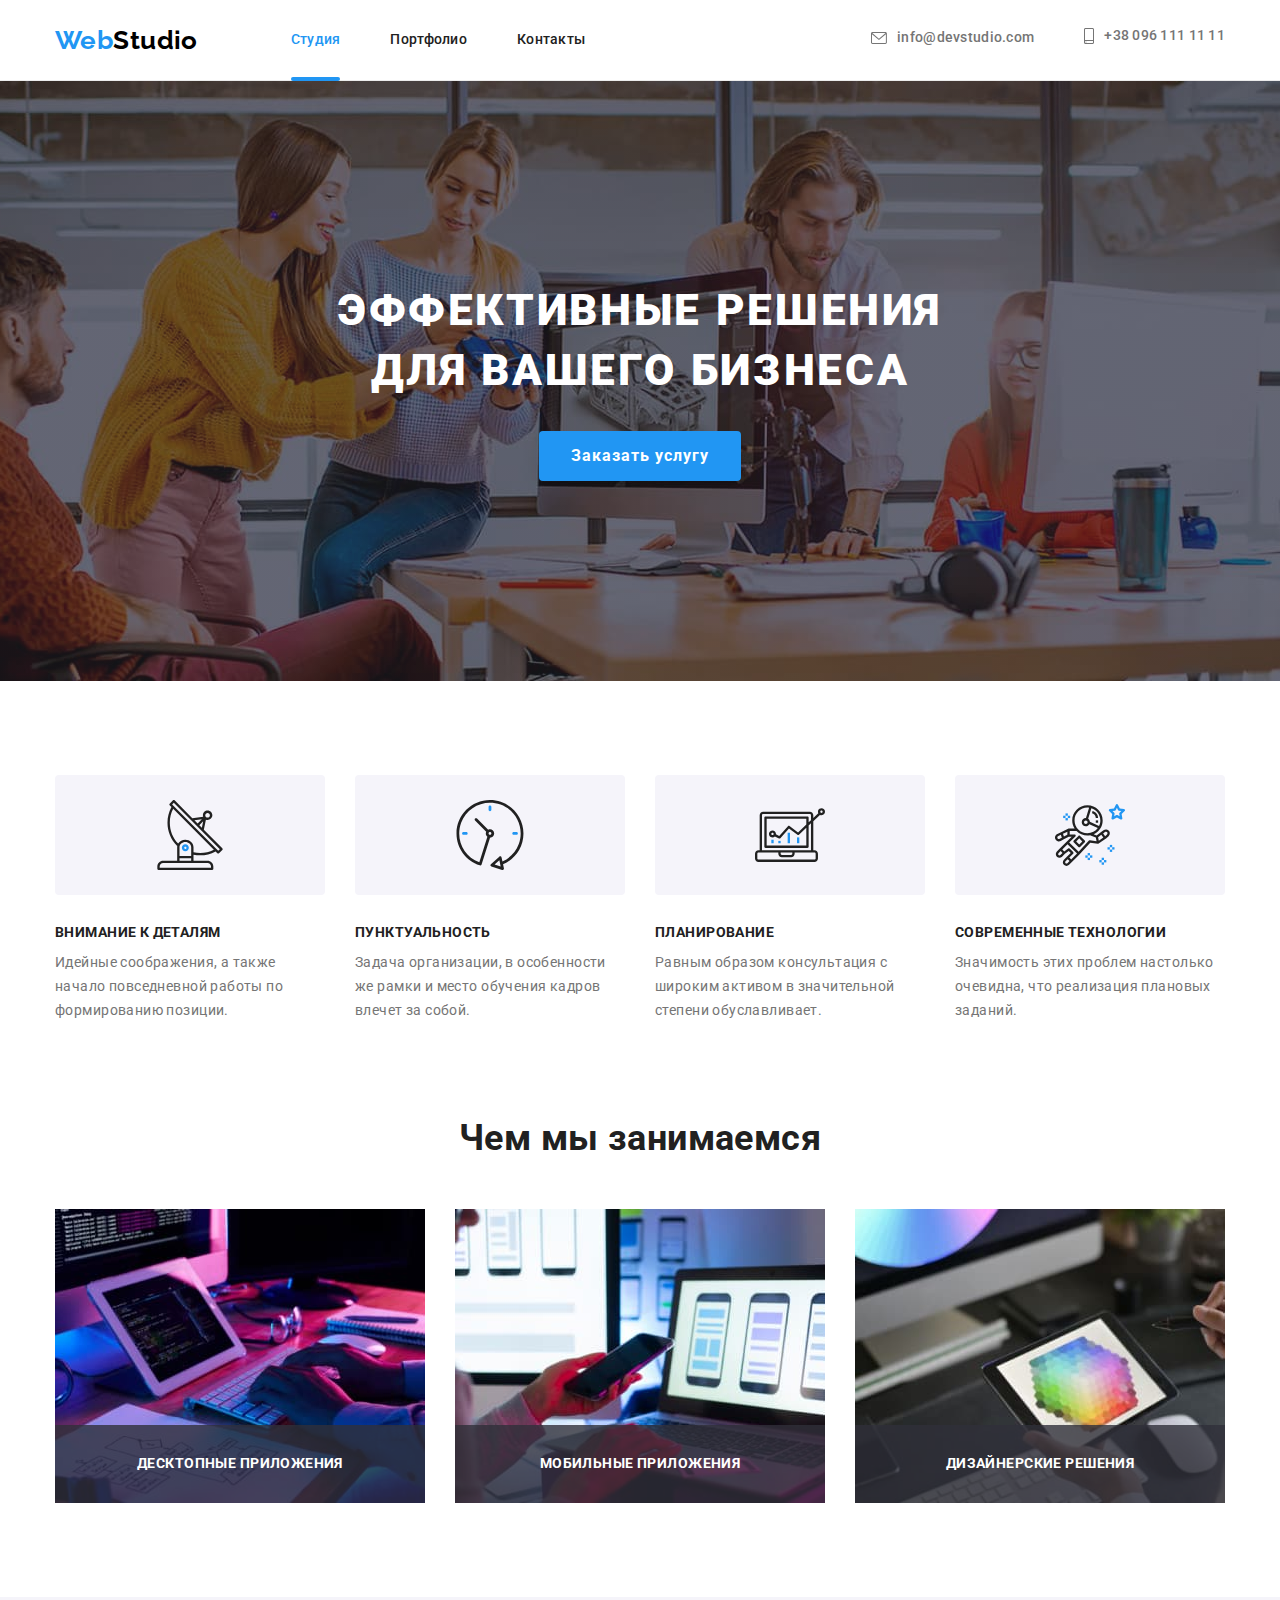
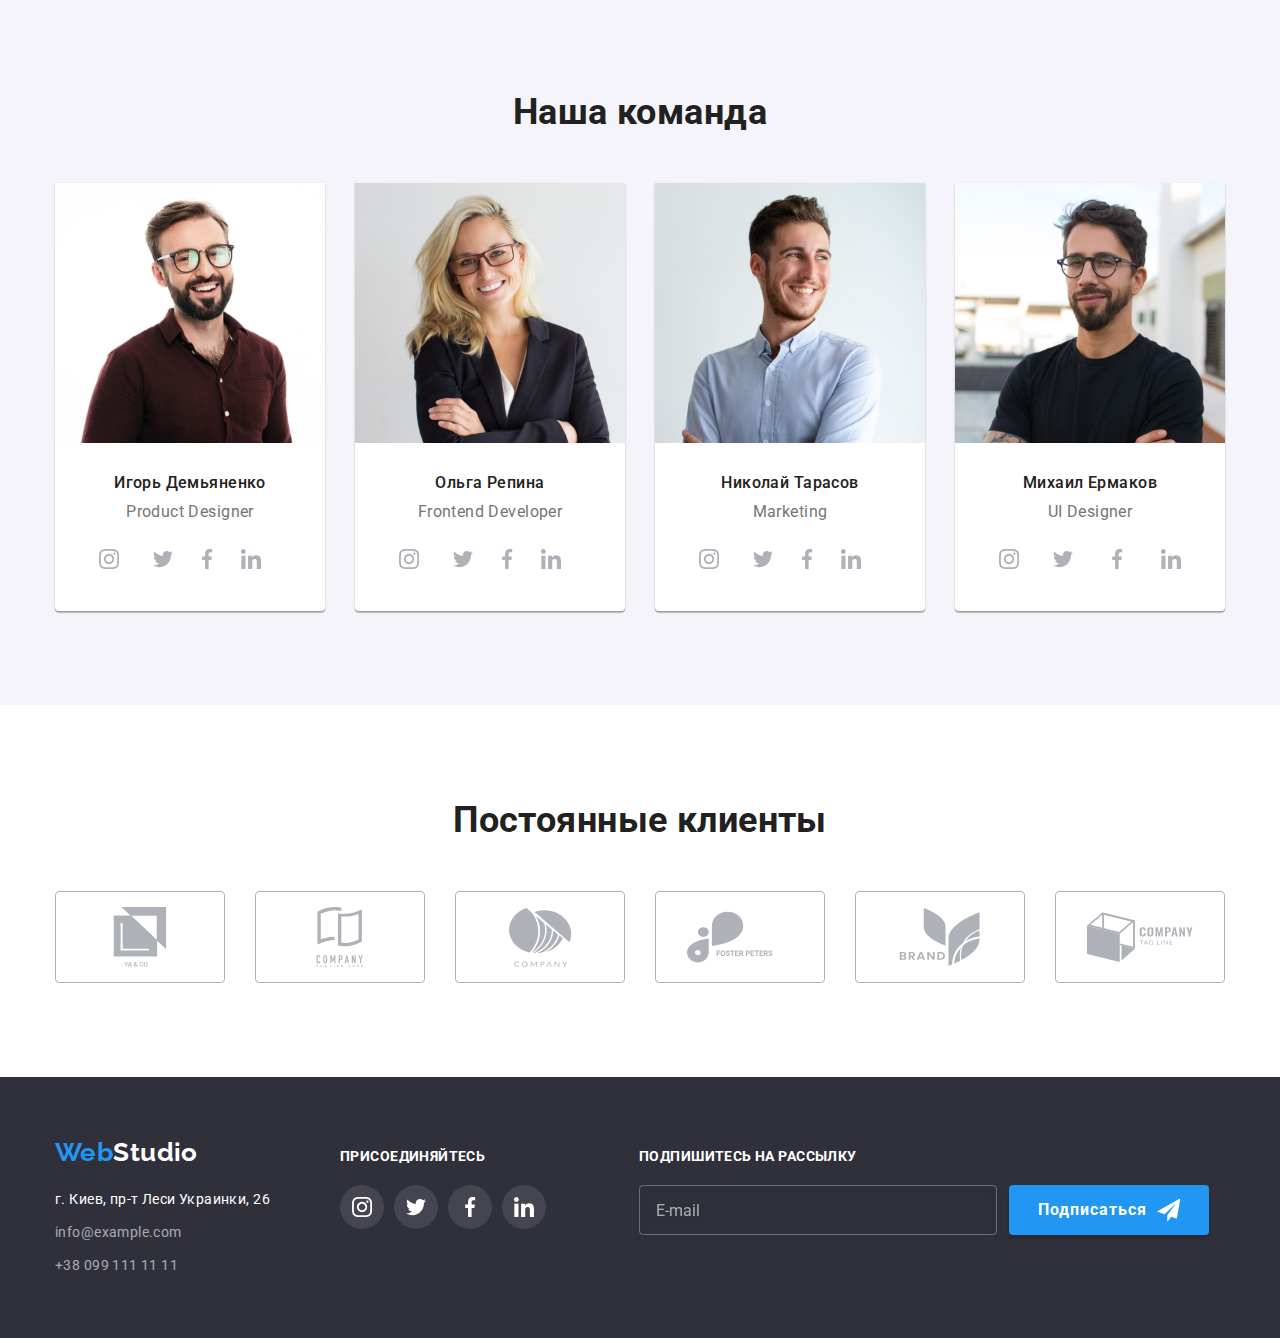
<file: index.html>
<!DOCTYPE html>
<html lang="ru">

<head>
    <meta charset="UTF-8">
    <meta http-equiv="X-UA-Compatible" content="IE=edge">
    <meta name="viewport" content="width=device-width, initial-scale=1.0">
    <title lang="en">WebStudio</title>
    <link rel="preconnect" href="https://fonts.gstatic.com">
    <link
        href="https://fonts.googleapis.com/css2?family=Raleway:wght@700&family=Roboto:wght@400;500;700;900&display=swap"
        rel="stylesheet">
    <!-- <link rel="stylesheet" href="./css/modern-normalize.css"> -->
    <link rel="stylesheet" href="./css/main.min.css">
</head>

<body>
    <!--Шапка-->
    <header class="page-header">
        <div class="container">
            <div class="container-nav">
                <nav class="main-nav">
                    
                        <a href="./index.html" class="logo" lang="en">Web<span class="logo__text">Studio</span></a>
                    
                    <ul class="site-nav list main-nav__site-nav">
                        <li class="site-nav__item"><a href="./index.html" class="site-nav__link site-nav__link--current">Студия</a></li>
                        <li class="site-nav__item"><a href="./portfolio.html" class="site-nav__link">Портфолио</a></li>
                        <li class="site-nav__item"><a href="" class="site-nav__link">Контакты</a></li>
                    </ul>
                </nav>
                <ul class="auth-nav list">
                    <li class="auth-nav__item">
                    <a href="mailto:info@devstudio.com" class="auth-nav__link">
                        <svg class="auth-nav__icon" width="16px" height="12px">
                        <use href="./images/icons.svg#envelope">
                        </use>
                    </svg>info@devstudio.com</a></li>
                    <li class="auth-nav__item"><a href="tel:+380961111111" class="auth-nav__link">
                        <svg class="auth-nav__icon" width="10px" height="16px">
                        <use href="./images/icons.svg#smartphone">
                        </use>
                    </svg>+38 096 111 11 11</a></li>
                </ul>
            </div>
        </div>
    </header>
    <main>
        <div>
            <!--Герой-->
            <section class="hero">
                <h1 class="hero__title">Эффективные решения для вашего бизнеса</h1>
                <button data-modal-open type="button" class="button-primary">Заказать услугу</button>
            </section>
        </div>
        <!--Особенности-->
        <div class="feature feature__container">
        <section class="section">
            <div class="container">
            <h2 class="visually-hidden">Особенности</h2>
                <ul class="feature-list">
                    <li class="feature-list__item">
                        <div  class="feature-list__icon">
                        <svg width="70px" height="70px"><use href="./images/icons.svg#antenna"></use></svg></div>
                        <h3 class="feature-list__title">Внимание к деталям</h3>
                        <p>Идейные соображения, а также начало повседневной работы по формированию позиции.</p>
                    </li>
                    <li class="feature-list__item">
                        <div class="feature-list__icon">
                            <svg width="70px" height="70px">
                                <use href="./images/icons.svg#clock"></use>
                            </svg>
                        </div>
                        <h3 class="feature-list__title">Пунктуальность</h3>
                        <p>Задача организации, в особенности же рамки и место обучения кадров влечет за собой.</p>
                    </li>
                    <li class="feature-list__item">
                        <div class="feature-list__icon">
                            <svg width="70px" height="70px">
                                <use href="./images/icons.svg#diagram"></use>
                            </svg>
                        </div>
                        <h3 class="feature-list__title">Планирование</h3>
                        <p>Равным образом консультация с широким активом в значительной степени обуславливает.</p>
                    </li>
                    <li class="feature-list__item">
                        <div class="feature-list__icon">
                            <svg width="70px" height="70px">
                                <use href="./images/icons.svg#astronaut"></use>
                            </svg>
                        </div>
                        <h3 class="feature-list__title">Современные технологии</h3>
                        <p>Значимость этих проблем настолько очевидна, что реализация плановых заданий.</p>
                    </li>
                </ul>
            </div>
        </section>
        </div>
        <!--Чем занимаемся-->
        <section class="section">
            <div class="work work__container">
                <div class="container">
                    <h2 class="container__title">Чем мы занимаемся</h2>
                    <ul class="work-list">
                        <li class="work-list__item"><img src="./images/box1.jpg" alt="картинка1" width="370" height="294">
                            <p class="work-list__text">Десктопные приложения</p>
                        </li>
                        <li class="work-list__item"><img src="./images/box2.jpg" alt="картинка2" width="370" height="294">
                            <p class="work-list__text">Мобильные приложения</p>
                        </li>
                        <li class="work-list__item"><img src="./images/box3.jpg" alt="картинка3" width="370" height="294">
                            <p class="work-list__text">Дизайнерские решения</p>
                        </li>
                    </ul>
                </div>
            </div>
        </section>
        <!--Наша команда-->
        <section class="section  workers workers__list">
            <div class="container">
            <h2 class="container__title">Наша команда</h2>
            <ul class="worker">
                <li class="worker__item">
                    <img src="./images/img1.jpg" alt="Игорь Демьяненко" width="270" height="260">
                    <div class="worker-card worker-card__thumb">
                    <h3 class="worker-card__title">Игорь Демьяненко</h3>
                    <p lang="en" class="worker-card__profession">Product Designer</p>
                    <div>
                        <ul class="social-list">
                        <li class="social-list__item">
                            <a class="social-list__link" href=""><svg class="social-list__icon" width="20" height="20">
                                <use href="./images/icons.svg#instagram"></use></svg></a></li>
                        <li class="social-icon-list">
                            <a class="social-list__link" href=""><svg class="social-list__icon" width="20" height="20">
                                <use href="./images/icons.svg#twitter"></use>
                        </svg></a></li>
                        <li class="social-icon-list">
                            <a class="social-list__link" href=""><svg class="social-list__icon" width="20" height="20">
                                    <use href="./images/icons.svg#facebook"></use>
                                </svg></a>
                        </li>
                        <li class="social-icon-list">
                            <a class="social-list__link" href=""><svg class="social-list__icon" width="20" height="20">
                                    <use href="./images/icons.svg#linkedin"></use>
                                </svg></a>
                        </li>
                        </ul>
                    </div>
                    </div>
                </li>
                <li  class="worker__item">
                    <img src="./images/img2.jpg" alt="Ольга Репина" width="270" height="260">
                    <div class="worker-card worker-card__thumb">
                    <h3 class="worker-card__title">Ольга Репина</h3>
                    <p lang="en" class="worker-card__profession">Frontend Developer</p>
                    <div>
                        <ul class="social-list">
                            <li class="social-list__item">
                                <a class="social-list__link" href=""><svg class="social-list__icon" width="20" height="20">
                                        <use href="./images/icons.svg#instagram"></use>
                                    </svg></a>
                            </li>
                            <li class="social-icon-list">
                                <a class="social-list__link" href=""><svg class="social-list__icon" width="20" height="20">
                                        <use href="./images/icons.svg#twitter"></use>
                                    </svg></a>
                            </li>
                            <li class="social-icon-list">
                                <a class="social-list__link" href=""><svg class="social-list__icon" width="20" height="20">
                                        <use href="./images/icons.svg#facebook"></use>
                                    </svg></a>
                            </li>
                            <li class="social-icon-list">
                                <a class="social-list__link" href=""><svg class="social-list__icon" width="20" height="20">
                                        <use href="./images/icons.svg#linkedin"></use>
                                    </svg></a>
                            </li>
                        </ul>
                    </div>
                    </div>
                </li>
                <li  class="worker__item">
                    <img src="./images/img3.jpg" alt="Николай Тарасов" width="270" height="260">
                    <div class="worker-card worker-card__thumb">
                    <h3 class="worker-card__title">Николай Тарасов</h3>
                    <p lang="en" class="worker-card__profession">Marketing</p>
                    <div>
                        <ul class="social-list">
                            <li class="social-list__item">
                                <a class="social-list__link" href=""><svg class="social-list__icon" width="20" height="20">
                                        <use href="./images/icons.svg#instagram"></use>
                                    </svg></a>
                            </li>
                            <li class="social-icon-list">
                                <a class="social-list__link" href=""><svg class="social-list__icon" width="20" height="20">
                                        <use href="./images/icons.svg#twitter"></use>
                                    </svg></a>
                            </li>
                            <li class="social-icon-list">
                                <a class="social-list__link" href=""><svg class="social-list__icon" width="20" height="20">
                                        <use href="./images/icons.svg#facebook"></use>
                                    </svg></a>
                            </li>
                            <li class="social-icon-list">
                                <a class="social-list__link" href=""><svg class="social-list__icon" width="20" height="20">
                                        <use href="./images/icons.svg#linkedin"></use>
                                    </svg></a>
                            </li>
                        </ul>
                    </div>
                    </div>
                </li>
                <li  class="worker__item">
                    <img src="./images/img4.jpg" alt="Михаил Ермаков" width="270" height="260">
                    <div class="worker-card worker-card__thumb">
                    <h3 class="worker-card__title">Михаил Ермаков</h3>
                    <p lang="en" class="worker-card__profession">UI Designer</p>
                    <div>
                        <ul class="social-list">
                            <li class="social-list__item">
                                <a class="social-list__link" href=""><svg class="social-list__icon" width="20" height="20">
                                        <use href="./images/icons.svg#instagram"></use>
                                    </svg></a>
                            </li>
                            <li class="social-list__item">
                                <a class="social-list__link" href=""><svg class="social-list__icon" width="20" height="20">
                                        <use href="./images/icons.svg#twitter"></use>
                                    </svg></a>
                            </li>
                            <li class="social-list__item">
                                <a class="social-list__link" href=""><svg class="social-list__icon" width="20" height="20">
                                        <use href="./images/icons.svg#facebook"></use>
                                    </svg></a>
                            </li>
                            <li class="social-list__item">
                                <a class="social-list__link" href=""><svg class="social-list__icon" width="20" height="20">
                                        <use href="./images/icons.svg#linkedin"></use>
                                    </svg></a>
                            </li>
                        </ul>
                    </div>
                    </div>
                </li>
            </ul>
            </div>
        </section>
        <!--Постоянные клиенты-->
        <section class="section clients clients__list">
            <div class="container">
                <h2 class="container__title">Постоянные клиенты</h2>
                <ul class="client">
                    <li class="client__item">
                        <a class="client__link" href="">
                        <svg width="106" height="60">
                        <use href="./images/icons.svg#group1"></use></svg></a></li>
                    
                    <li class="client__item">
                        <a class="client__link" href="">
                            <svg  width="106" height="60">
                                <use href="./images/icons.svg#group2"></use>
                            </svg></a>
                    </li>
                    <li class="client__item">
                        <a class="client__link" href="">
                            <svg  width="106" height="60">
                                <use href="./images/icons.svg#group3"></use>
                            </svg></a>
                    </li>
                    <li class="client__item">
                        <a class="client__link" href="">
                            <svg  width="106" height="60">
                                <use href="./images/icons.svg#group4"></use>
                            </svg></a>
                    </li>
                    <li class="client__item">
                        <a class="client__link" href="">
                            <svg  width="106" height="60">
                                <use href="./images/icons.svg#group5"></use>
                            </svg></a>
                    </li>
                    <li class="client__item">
                        <a class="client__link" href="">
                            <svg  width="106" height="60">
                                <use href="./images/icons.svg#group6"></use>
                            </svg></a>
                    </li>
                </ul>
            </div>
        </section>
    </main>
    <footer class="footer footer__container">
        <div class="container">
        <div class="footer-list">
            <div class="footer-address footer-address__block">
        <a href="./index.html" class="logo footer-logo" lang="en">Web<span class="logo__text logo__text--inverse">Studio</span></a>
        <address class="contact">
            <span class="contact__address">г. Киев, пр-т Леси Украинки, 26</span>
            <a href="mailto:info@example.com" class="contact__item">info@example.com</a>
            <a href="tel:+380991111111" class="contact__item">+38 099 111 11 11</a>
        </address>
            </div>
        <div class="footer-social-link">
            <h2 class="footer-social-link__title">Присоединяйтесь</h2>
            <ul class="social-list">
                <li class="social-list__item"><a class="social-list__link social-list__link--inverse" href=""><svg class="social-list__icon" width="20" height="20">
                            <use href="./images/icons.svg#instagram"></use>
                        </svg></a></li>
                <li class="social-list__item"><a class="social-list__link social-list__link--inverse" href=""><svg class="social-list__icon" width="20" height="20">
                        <use href="./images/icons.svg#twitter"></use>
                    </svg></a></li>
                <li class="social-list__item"><a class="social-list__link social-list__link--inverse" href=""><svg class="social-list__icon" width="20" height="20">
                        <use href="./images/icons.svg#facebook"></use>
                    </svg></a></li>
                <li class="social-list__item"><a class="social-list__link social-list__link--inverse" href=""><svg class="social-list__icon" width="20" height="20">
                        <use href="./images/icons.svg#linkedin"></use>
                    </svg></a></li>
            </ul>
        </div>
        <form class="form-footer form-footer__block" autocomplete="off">
            <b><span class="form-footer__title">Подпишитесь на рассылку</span></b>
            <div class="form-footer-email">
            <input class="form-footer-input" type="email" name="mail" id="mail" placeholder="E-mail">
            <button type="submit" class="button-primary button-primary--form">
                <span class="button-primary__text">Подписаться</span>
                <svg width="24" height="24">
                <use href="./images/icons.svg#icon-send"></use>
                </svg>
            </button>
            </div>
        </form>
        </div>
        </div>
        
    </footer>
    <!--Модальное окно-->
    <div class="backdrop is-hidden" data-modal>
        <div class="modal">
            <button type="button" data-modal-close class="modal__icon">
            <svg width="18" height="18">
                <use href="./images/icons.svg#close-black"></use>
            </svg>
            </button>
            <form method="POST" class="modal-form">
                <b class="modal-form__title">Оставьте свои данные, мы вам перезвоним</b>
                <div class="form-field">
                    <label class="form-lable">
                        <span class="form-lable__name">Имя</span>
                        <span class="form-field-modal">
                            <input type="text" class="form-input" name="name" required autofocus>
                            <svg class="form-input__icon" width="18" height="18">
                                <use href="./images/icons.svg#person-black"></use>
                            </svg>
                        </span>
                    </label>
                </div>
                <div class="form-field">
                    <label class="form-lable">
                        <span class="form-lable__name">Телефон</span>
                        <span class="form-field-modal">
                            <input type="tel" class="form-input" name="tel" required>
                            <svg class="form-input__icon" width="18" height="18">
                                <use href="./images/icons.svg#phone-black"></use>
                            </svg>
                        </span>
                    </label>
                </div>
                <div class="form-field">
                    <label class="form-lable">
                        <span class="form-lable__name">Почта</span>
                        <span class="form-field-modal">
                            <input type="email" class="form-input" name="email" required>
                            <svg class="form-input__icon" width="18" height="18">
                                <use href="./images/icons.svg#email-black"></use>
                            </svg>
                        </span>
                    </label>
                </div>
                <div class="form-comment">
                    <label for="comment" class="form-lable">
                        <span class="form-lable__name">Комментарий</span></label>
                        <textarea name="comment" id="comment" class="modal-form-comment" placeholder="Введите текст"></textarea>
                </div>
                <div class="form-police">
                    <label class="form-police-label">
                        <input type="checkbox" name="police" class="checkbox">
                        <span class="checkbox__icon"></span><span>Соглашаюсь с рассылкой и принимаю <a href="" class="checkbox__link"> Условия договора</a></span>
                    </label>
                </div>
                <button type="submit" class="button-primary button-primary--submit">Отправить</button>
            </form>
        </div>
    </div>
    <script src="./js/modal.js"></script>
</body>

</html>
</file>
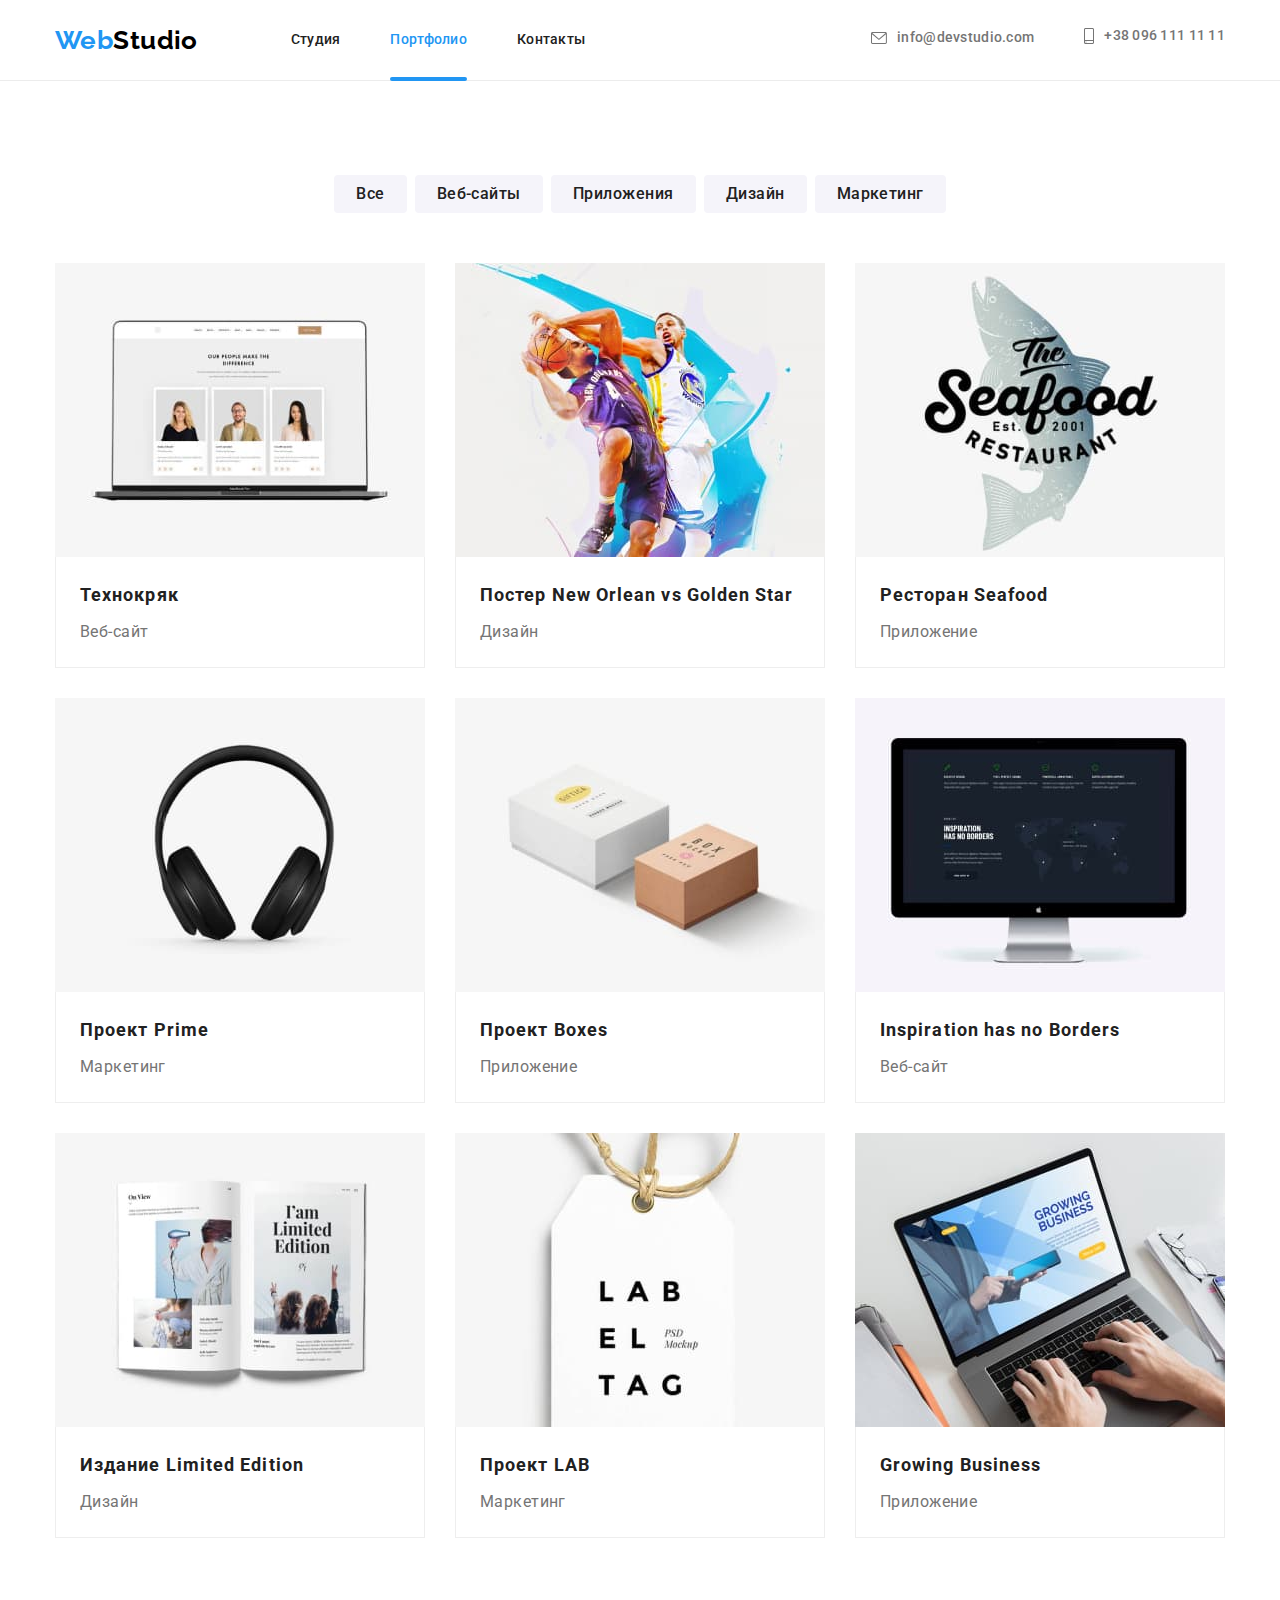
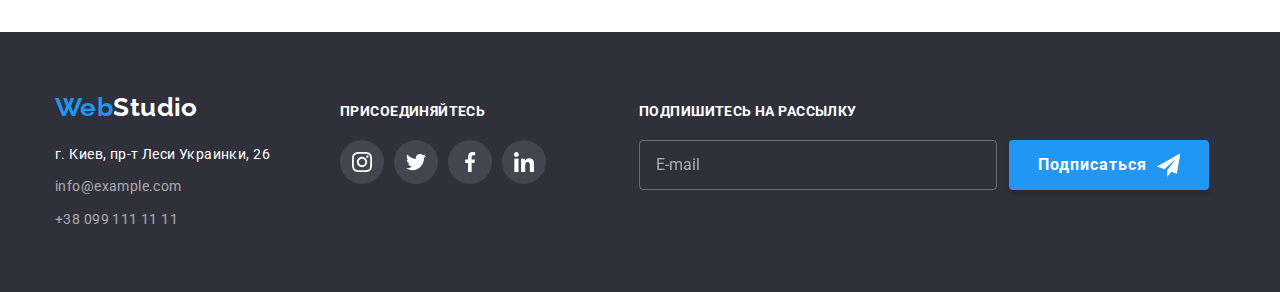
<file: portfolio.html>
<!DOCTYPE html>
<html lang="ru">

<head>
    <meta charset="UTF-8">
    <meta http-equiv="X-UA-Compatible" content="IE=edge">
    <meta name="viewport" content="width=device-width, initial-scale=1.0">
    <title lang="en">WebStudio</title>
    <link rel="preconnect" href="https://fonts.gstatic.com">
    <link href="https://fonts.googleapis.com/css2?family=Raleway:wght@700&family=Roboto:wght@400;500;700;900&display=swap"
        rel="stylesheet">
    <!-- <link rel="stylesheet" href="./css/modern-normalize.css"> -->
    <link rel="stylesheet" href="./css/main.min.css">
</head>

<body>
    <!--Шапка-->
    <header class="page-header">
        <div class="container">
            <div class="container-nav">
                <nav class="main-nav">
    
                    <a href="./index.html" class="logo" lang="en">Web<span class="logo__text">Studio</span></a>
    
                    <ul class="site-nav list main-nav__site-nav">
                        <li class="site-nav__item"><a href="./index.html"
                                class="site-nav__link">Студия</a></li>
                        <li class="site-nav__item"><a href="./portfolio.html" class="site-nav__link site-nav__link--current">Портфолио</a></li>
                        <li class="site-nav__item"><a href="" class="site-nav__link">Контакты</a></li>
                    </ul>
                </nav>
                <ul class="auth-nav list">
                    <li class="auth-nav__item">
                        <a href="mailto:info@devstudio.com" class="auth-nav__link">
                            <svg class="auth-nav__icon" width="16px" height="12px">
                                <use href="./images/icons.svg#envelope">
                                </use>
                            </svg>info@devstudio.com</a>
                    </li>
                    <li class="auth-nav__item"><a href="tel:+380961111111" class="auth-nav__link">
                            <svg class="auth-nav__icon" width="10px" height="16px">
                                <use href="./images/icons.svg#smartphone">
                                </use>
                            </svg>+38 096 111 11 11</a></li>
                </ul>
            </div>
        </div>
    </header>
    <main>
        <!--Фильтр-->
        <section class="section filter">
            <div class="container">
            <h2 class="visually-hidden">Портфолио</h2>
            <ul class="filter-list filter-list__block"> 
                <li class="filter-list__item"><button type="button" class="button-filter">Все</button></li>
                <li class="filter-list__item"><button type="button" class="button-filter">Веб-сайты</button></li>
                <li class="filter-list__item"><button type="button" class="button-filter">Приложения</button></li>
                <li class="filter-list__item"><button type="button" class="button-filter">Дизайн</button></li>
                <li class="filter-list__item"><button type="button" class="button-filter">Маркетинг</button></li>
            </ul>
            <ul class="card-set">
                <li class="card-set__item">
                    <article class="card">
                    <a href="" class="card__link">
                    <div class="card-thumb">
                        <img src="./images/tehnokryak.jpg" alt="веб-сайт технокряк" width="370" height="294">
                    <div class="card-thumb__overlay">
                        <p class="card-thumb__text">Технокряк это современная площадка распространения коронавируса. Компании используют эту платформу для цифрового шпионажа и атак на защищённые сервера конкурентов.</p>
                    </div>
                    </div>
                    <div class="card-box">
                        <h3 class="card-box__title">Технокряк</h3>
                        <p class="card-box__tipe">Веб-сайт</p>
                    </div>
                    </a>
                    </article>
                </li>
                <li class="card-set__item">
                    <article class="card">
                        <a href="" class="card__link">
                        <div class="card-thumb">
                        <img src="./images/poster-new-orlean.jpg" alt="Постер с двумя баскетболистами" width="370" height="294">
                    <div class="card-thumb__overlay">
                        <p class="card-thumb__text">Технокряк это современная площадка распространения коронавируса. Компании используют эту платформу для цифрового
                            шпионажа и атак на защищённые сервера конкурентов.</p>
                    </div>
                    </div>
                    <div class="card-box">
                        <h3 class="card-box__title">Постер <span lang="en">New Orlean vs Golden Star</span></h3>
                        <p class="card-box__tipe">Дизайн</p>
                    </div>
                    </a>
                    </article>
                </li>
                <li class="card-set__item">
                    <article class="card">
                        <a href="" class="card__link">
                        <div class="card-thumb">
                        <img src="./images/seafood.jpg" alt="логотип ресторана" width="370" height="294">
                    <div class="card-thumb__overlay">
                        <p class="card-thumb__text">Технокряк это современная площадка распространения коронавируса. Компании используют эту платформу для цифрового шпионажа и атак на защищённые сервера конкурентов.</p>
                    </div>
                    </div>
                    <div class="card-box">
                        <h3 class="card-box__title">Ресторан <span lang="en">Seafood</span></h3>
                        <p class="card-box__tipe">Приложение</p>
                    </div>
                    </a>
                    </article>
                </li>
                <li class="card-set__item">
                    <article class="card">
                        <a href="" class="card__link">
                        <div class="card-thumb">
                        <img src="./images/prime.jpg" alt="наушники" width="370" height="294">
                    <div class="card-thumb__overlay">
                        <p class="card-thumb__text">Технокряк это современная площадка распространения коронавируса. Компании используют эту платформу для цифрового шпионажа и атак на защищённые сервера конкурентов.</p>
                    </div>
                    </div>
                    <div class="card-box">
                        <h3 class="card-box__title">Проект <span lang="en">Prime</span></h3>
                        <p class="card-box__tipe">Маркетинг</p>
                    </div>
                    </a>
                    </article>
                </li>
                <li class="card-set__item">
                    <article class="card">
                        <a href="" class="card__link">
                        <div class="card-thumb">
                        <img src="./images/boxes.jpg" alt="две коробки" width="370" height="294">
                    <div class="card-thumb__overlay">
                        <p class="card-thumb__text">Технокряк это современная площадка распространения коронавируса. Компании используют эту платформу для цифрового шпионажа и атак на защищённые сервера конкурентов.</p>
                    </div>
                    </div>
                    <div class="card-box">
                        <h3 class="card-box__title">Проект <span lang="en">Boxes</span></h3>
                        <p class="card-box__tipe">Приложение</p>
                    </div>
                    </a>
                    </article>
                </li>
                <li class="card-set__item">
                    <article class="card">
                        <a href="" class="card__link">
                        <div class="card-thumb">
                        <img src="./images/inspiration-has-n-borders.jpg" alt="стриница веб-сайта" width="370" height="294">
                    <div class="card-thumb__overlay">
                        <p class="card-thumb__text">Технокряк это современная площадка распространения коронавируса. Компании используют эту платформу для цифрового шпионажа и атак на защищённые сервера конкурентов.</p>
                    </div>
                    </div>
                    <div class="card-box">
                        <h3 lang="en" class="card-box__title">Inspiration has no Borders</h3>
                        <p class="card-box__tipe">Веб-сайт</p>
                    </div>
                    </a>
                    </article>
                </li>
                <li class="card-set__item">
                    <article class="card">
                        <a href="" class="card__link">
                        <div class="card-thumb">
                        <img src="./images/limited-edition.jpg" alt="стриница журнала" width="370" height="294">
                    <div class="card-thumb__overlay">
                        <p class="card-thumb__text">Технокряк это современная площадка распространения коронавируса. Компании используют эту платформу для цифрового шпионажа и атак на защищённые сервера конкурентов.</p>
                    </div>
                    </div>
                    <div class="card-box">
                        <h3 class="card-box__title">Издание <span lang="en">Limited Edition</span></h3>
                        <p class="card-box__tipe">Дизайн</p>
                    </div>
                    </a>
                    </article>
                </li>
                <li class="card-set__item">
                    <article class="card">
                        <a href="" class="card__link">
                        <div class="card-thumb">
                        <img src="./images/lab.jpg" alt="бирка проекта лаб" width="370" height="294">
                    <div class="card-thumb__overlay">
                        <p class="card-thumb__text">Технокряк это современная площадка распространения коронавируса. Компании используют эту платформу для цифрового шпионажа и атак на защищённые сервера конкурентов.</p>
                    </div>
                    </div>
                    <div class="card-box">
                        <h3 class="card-box__title">Проект <span lang="en">LAB</span></h3>
                        <p class="card-box__tipe">Маркетинг</p>
                    </div>
                    </a>
                    </article>
                </li>
                <li class="card-set__item">
                    <article class="card">
                        <a href="" class="card__link">
                        <div class="card-thumb">
                        <img src="./images/growing-business.jpg" alt="печатают на ноутбоке" width="370" height="294">
                    <div class="card-thumb__overlay">
                        <p class="card-thumb__text">Технокряк это современная площадка распространения коронавируса. Компании используют эту платформу для цифрового шпионажа и атак на защищённые сервера конкурентов.</p>
                    </div>
                    </div>
                    <div class="card-box">
                        <h3 lang="en" class="card-box__title">Growing Business</h3>
                        <p class="card-box__tipe">Приложение</p>
                    </div>
                    </a>
                    </article>
                </li>
            </ul>
            </div>
        </section>
    </main>
    <footer class="footer footer__container">
        <div class="container">
            <div class="footer-list">
                <div class="footer-address footer-address__block">
                    <a href="./index.html" class="logo footer-logo" lang="en">Web<span
                            class="logo__text logo__text--inverse">Studio</span></a>
                    <address class="contact">
                        <span class="contact__address">г. Киев, пр-т Леси Украинки, 26</span>
                        <a href="mailto:info@example.com" class="contact__item">info@example.com</a>
                        <a href="tel:+380991111111" class="contact__item">+38 099 111 11 11</a>
                    </address>
                </div>
                <div class="footer-social-link">
                    <h2 class="footer-social-link__title">Присоединяйтесь</h2>
                    <ul class="social-list">
                        <li class="social-list__item"><a class="social-list__link social-list__link--inverse" href=""><svg
                                    class="social-list__icon" width="20" height="20">
                                    <use href="./images/icons.svg#instagram"></use>
                                </svg></a></li>
                        <li class="social-list__item"><a class="social-list__link social-list__link--inverse" href=""><svg
                                    class="social-list__icon" width="20" height="20">
                                    <use href="./images/icons.svg#twitter"></use>
                                </svg></a></li>
                        <li class="social-list__item"><a class="social-list__link social-list__link--inverse" href=""><svg
                                    class="social-list__icon" width="20" height="20">
                                    <use href="./images/icons.svg#facebook"></use>
                                </svg></a></li>
                        <li class="social-list__item"><a class="social-list__link social-list__link--inverse" href=""><svg
                                    class="social-list__icon" width="20" height="20">
                                    <use href="./images/icons.svg#linkedin"></use>
                                </svg></a></li>
                    </ul>
                </div>
                <form class="form-footer form-footer__block" autocomplete="off">
                    <b><span class="form-footer__title">Подпишитесь на рассылку</span></b>
                    <div class="form-footer-email">
                        <input class="form-footer-input" type="email" name="mail" id="mail" placeholder="E-mail">
                        <button type="submit" class="button-primary button-primary--form">
                            <span class="button-primary__text">Подписаться</span>
                            <svg width="24" height="24">
                                <use href="./images/icons.svg#icon-send"></use>
                            </svg>
                        </button>
                    </div>
                </form>
            </div>
        </div>
    
    </footer>
    </body>
    
    </html>
</file>
<file: css/main.min.css>
.visually-hidden{position:absolute;width:1px;height:1px;margin:-1px;border:0;padding:0;white-space:nowrap;clip-path:inset(100%);clip:rect(0 0 0 0);overflow:hidden}/*! modern-normalize v1.0.0 | MIT License | https://github.com/sindresorhus/modern-normalize */ul{list-style:none;margin:0;padding:0}a{text-decoration:none}*{margin:0;padding:0}code,kbd,samp,pre{font-family:'Open Sans', sans-serif;font-size:1em}*,*::before,*::after{box-sizing:border-box}:root{-moz-tab-size:4;tab-size:4}html{line-height:1.15;-webkit-text-size-adjust:100%}body{margin:0;padding:0}body{font-family:system-ui,-apple-system,"Segoe UI",Roboto,Helvetica,Arial,sans-serif,"Apple Color Emoji","Segoe UI Emoji"}hr{height:0;color:inherit}abbr[title]{text-decoration:underline dotted}b,strong{font-weight:bolder}small{font-size:80%}sub,sup{font-size:75%;line-height:0;position:relative;vertical-align:baseline}sub{bottom:-0.25em}sup{top:-0.5em}table{text-indent:0;border-color:inherit}button,input,optgroup,select,textarea{font-family:inherit;font-size:100%;line-height:1.15;margin:0}address{font-style:normal}button,select{text-transform:none}button,[type='button'],[type='reset'],[type='submit']{-webkit-appearance:button}::-moz-focus-inner{border-style:none;padding:0}:-moz-focusring{outline:1px dotted ButtonText}:-moz-ui-invalid{box-shadow:none}legend{padding:0}progress{vertical-align:baseline}::-webkit-inner-spin-button,::-webkit-outer-spin-button{height:auto}[type='search']{-webkit-appearance:textfield;outline-offset:-2px}::-webkit-search-decoration{-webkit-appearance:none}::-webkit-file-upload-button{-webkit-appearance:button;font:inherit}summary{display:list-item}body{background-color:#fff;color:#757575;font-family:"Roboto",sans-serif;letter-spacing:0.03em;font-size:14px;line-height:1.71}img{display:block;max-width:100%}.container{margin-left:auto;margin-right:auto;width:1200px;padding-left:15px;padding-right:15px}.page-header{border-bottom:1px solid #ececec}.container-nav{display:flex;align-items:center}.main-nav{display:flex;align-items:center}.main-nav__site-nav{margin-left:93px}.site-nav{display:flex}.site-nav__item{line-height:1.14}.site-nav__item:not(:last-child){margin-right:50px}.site-nav__link{display:block;padding-top:32px;padding-bottom:32px;color:#212121;font-weight:500;line-height:1.14;letter-spacing:0.02em;text-decoration:none;transition:color 250ms cubic-bezier(0.4, 0, 0.2, 1),fill 250ms cubic-bezier(0.4, 0, 0.2, 1)}.site-nav__link:hover,.site-nav__link:focus{color:#2196f3;fill:#2196f3}.site-nav__link--current{position:relative;color:#2196f3}.site-nav__link--current::after{position:absolute;left:0;bottom:-1px;display:block;content:'';width:100%;height:4px;border-radius:2px;background-color:#2196f3}.auth-nav{display:flex;align-items:center;margin-left:auto}.auth-nav__item:not(:last-child){margin-right:50px}.auth-nav__link{display:inline-flex;align-items:center;color:#757575;font-weight:500;line-height:1.14;letter-spacing:0.02em;text-decoration:none;transition:color 250ms cubic-bezier(0.4, 0, 0.2, 1),fill 250ms cubic-bezier(0.4, 0, 0.2, 1)}.auth-nav__link:hover,.auth-nav__link:focus{color:#2196f3;fill:#2196f3}.auth-nav__icon{fill:currentColor;margin-right:10px}.logo{color:#2196f3;font-family:"Raleway",sans-serif;font-weight:700;font-size:26px;line-height:1.19;text-decoration:none}.logo__text{color:#000}.logo__text--inverse{color:#fff}.hero{text-align:center;margin:0 auto;padding-top:200px;padding-bottom:200px;height:600px;max-width:1600px;background-image:linear-gradient(to top, rgba(47,48,58,0.4), rgba(47,48,58,0.4)),url(../images/hero.jpg);background-position:center;background-repeat:no-repeat;background-size:cover;background-color:#c4c4c4}.hero__title{margin:0 auto;width:696px;margin-bottom:30px;color:#fff;font-weight:900;font-size:44px;line-height:1.36;letter-spacing:0.06em;text-transform:uppercase}.feature-list__title,.container__title{color:#212121;font-weight:700;font-size:14px;line-height:1.14}.feature__container{padding-top:94px;padding-bottom:47px}.feature-list{display:flex}.feature-list__icon{display:flex;align-items:center;justify-content:center;width:270px;height:120px;border-radius:4px;margin-bottom:30px;background-repeat:no-repeat;background-size:cover;background-color:#f5f4fa}.feature-list__title{margin-bottom:10px;text-transform:uppercase}.feature-list__item{width:270px;margin-right:30px}.feature-list__item:last-child{margin-right:0}.work__container{padding-top:47px;padding-bottom:94px}.container__title{font-size:36px;line-height:1.17;margin-bottom:50px;text-align:center}.work-list{display:flex;flex-wrap:wrap}.work-list__text{position:absolute;left:0;bottom:0;width:100%;padding-top:27px;padding-bottom:27px;text-align:center;font-weight:700;text-transform:uppercase;color:#fff;background-color:rgba(47,48,58,0.8)}.work-list__item{position:relative;margin-right:30px}.work-list__item:last-child{margin-right:0}.workers{text-align:center;background-color:#f5f4fa}.workers__list{padding-top:94px;padding-bottom:94px}.worker{display:flex;flex-wrap:wrap}.worker__item{margin-right:30px;background-color:#fff;box-shadow:0px 1px 3px rgba(0,0,0,0.12),0px 1px 1px rgba(0,0,0,0.14),0px 2px 1px rgba(0,0,0,0.2);border-radius:0px 0px 4px 4px}.worker__item:last-child{margin-right:0}.worker-card__thumb{padding:30px 32px}.worker-card__title{margin-bottom:10px;font-weight:500;font-size:16px;line-height:1.19;color:#212121}.worker-card__profession{font-size:16px;line-height:1.19;margin-bottom:16px}.clients__list{padding-top:94px;padding-bottom:94px}.client{display:flex;flex-wrap:wrap}.client__item:not(:last-child){margin-right:30px}.client__link{display:flex;align-items:center;justify-content:center;width:170px;height:92px;fill:#afb1b8;border:1px solid #afb1b8;box-sizing:border-box;border-radius:4px;transition:fill 250ms cubic-bezier(0.4, 0, 0.2, 1),border 250ms cubic-bezier(0.4, 0, 0.2, 1)}.client__link:hover,.client__link:focus{fill:#2196f3;border:1px solid #2196f3}.card-set{display:flex;flex-wrap:wrap;margin:-15px}.card-set__item{margin:15px;width:370px;transition:box-shadow 250ms cubic-bezier(0.4, 0, 0.2, 1)}.card-set__item:hover,.card-set__item:focus{box-shadow:0px 1px 1px rgba(0,0,0,0.12),0px 4px 4px rgba(0,0,0,0.06),1px 4px 6px rgba(0,0,0,0.16)}.card__link{position:relative;text-decoration:none;color:#757575}.card-thumb{position:relative;overflow:hidden}.card-thumb__text{color:#fff;margin:0;padding:63px 24px;font-size:18px;line-height:1.56}.card-thumb__overlay{position:absolute;left:0;bottom:0;height:100%;width:100%;background:rgba(33,150,243,0.9);transform:translateY(100%);transition:transform 250ms cubic-bezier(0.4, 0, 0.2, 1),opacity 250ms cubic-bezier(0.4, 0, 0.2, 1);opacity:0}.card__link:hover .card-thumb__overlay,.card__link:focus .card-thumb__overlay{transform:translateY(0);opacity:1}.card-box{padding:20px 24px;border-right:1px solid #eee;border-left:1px solid #eee;border-bottom:1px solid #eee}.card-box__title{color:#212121;font-weight:700;font-size:18px;line-height:2;letter-spacing:0.06em;margin-bottom:4px}.card-box__tipe{font-size:16px;line-height:1.87}.footer{display:flex;background-color:#2f303a}.footer__container{padding-top:60px;padding-bottom:60px}.footer-list{display:flex}.footer-address__block{margin-right:70px}.footer-logo{display:block;margin-bottom:20px}.contact{display:flex;flex-direction:column}.contact__address{margin-bottom:9px;color:#fff;font-style:normal}.contact__item{margin-bottom:9px;color:rgba(255,255,255,0.6);text-decoration:none;font-style:normal;transition:color 250ms cubic-bezier(0.4, 0, 0.2, 1)}.contact__item:last-child{margin-bottom:0}.contact__item:hover,.contact__item:focus{color:#2196f3}.button-primary{display:inline-block;padding:10px 32px;border-radius:4px;border:none;font-family:inherit;color:#fff;background-color:#2196f3;box-shadow:0px 4px 4px rgba(0,0,0,0.15);font-weight:700;font-size:16px;line-height:1.87;letter-spacing:0.06em;cursor:pointer;transition:background-color 250ms cubic-bezier(0.4, 0, 0.2, 1),color 250ms cubic-bezier(0.4, 0, 0.2, 1)}.button-primary:hover,.button-primary:focus{background-color:#188ce8;color:#fff}.button-primary__text{margin-right:10px;letter-spacing:0.06em}.button-primary--form{display:flex;align-items:center;justify-content:center;border:none;padding:10px 29px;width:200px;height:50px}.button-primary--submit{display:block;margin:0 auto;padding:10px 55px 10px 56px}.button-filter{display:inline-block;padding:6px 22px;border-radius:4px;border:none;font-family:inherit;background-color:#f5f4fa;color:#212121;font-weight:500;font-size:16px;line-height:1.62;letter-spacing:0.03em;cursor:pointer;transition:background-color 250ms cubic-bezier(0.4, 0, 0.2, 1),color 250ms cubic-bezier(0.4, 0, 0.2, 1)}.button-filter:hover,.button-filter:focus{background-color:#188ce8;color:#fff}.filter{padding-top:94px;padding-bottom:94px}.filter-list{display:flex;justify-content:center}.filter-list__block{margin-bottom:50px;margin-top:0}.filter-list__item{margin-right:8px;transition:box-shadow var(--anim-duration) var(--anim-timing-function)}.filter-list__item:last-child{margin-right:0px}.filter-list__item:hover,.filter-list__item:focus{box-shadow:0px 3px 1px rgba(0,0,0,0.1),0px 1px 2px rgba(0,0,0,0.08),0px 2px 2px rgba(0,0,0,0.12)}.social-list{display:flex;flex-wrap:wrap}.social-list__item:not(:last-child){margin-right:10px}.social-list__link{display:flex;align-items:center;justify-content:center;width:44px;height:44px;border-radius:50%;fill:#afb1b8;transition:background-color 250ms cubic-bezier(0.4, 0, 0.2, 1)}.social-list__link:hover,.social-list__link:focus{background-color:#2196f3}.social-list__link--inverse{fill:#fff;background-color:rgba(255,255,255,0.1)}.social-list__link--inverse:hover,.social-list__link--inverse:focus{background-color:#2196f3}.social-list__icon{transition:fill 250ms cubic-bezier(0.4, 0, 0.2, 1)}.social-list__link:hover .social-list__icon,.social-list__link:focus .social-list__icon{fill:#fff}.footer-social-link{padding-top:12px}.footer-social-link__title{margin-bottom:20px;line-height:1.14;font-size:14px;text-transform:uppercase;color:#fff}.form-footer{width:570px}.form-footer__block{margin-left:93px;padding-top:12px}.form-footer__title{display:block;margin-bottom:20px;font:inherit;font-weight:700;line-height:1.14;text-transform:uppercase;color:#fff}.form-footer-email{display:flex}.form-footer-input{width:358px;height:50px;margin:0;margin-right:12px;padding:15px 16px;font-size:16px;line-height:1.25;align-items:center;background:transparent;border:1px solid rgba(255,255,255,0.3);filter:drop-shadow(0px 4px 4px rgba(0,0,0,0.15));border-radius:4px;color:rgba(255,255,255,0.6)}.form-footer input::placeholder{display:block;color:rgba(255,255,255,0.6)}.backdrop{position:fixed;top:0;left:0;width:100%;height:100%;background-color:rgba(0,0,0,0.2);transition:opacity 250ms cubic-bezier(0.4, 0, 0.2, 1),visibility 250ms cubic-bezier(0.4, 0, 0.2, 1)}.backdrop.is-hidden{visibility:hidden;opacity:0;pointer-events:none}.modal{position:absolute;top:50%;left:50%;transform:translate(-50%, -50%);width:528px;height:581px;padding:40px;background-color:#fff;box-shadow:0px 1px 3px rgba(0,0,0,0.12),0px 1px 1px rgba(0,0,0,0.14),0px 2px 1px rgba(0,0,0,0.2);border-radius:4px}.modal__icon{position:absolute;top:8px;right:8px;display:flex;align-items:center;justify-content:center;width:30px;height:30px;border-radius:50%;border:1px solid rgba(0,0,0,0.1);background-color:transparent;transition:transform 250ms cubic-bezier(0.4, 0, 0.2, 1),fill 250ms cubic-bezier(0.4, 0, 0.2, 1)}.modal__icon:hover,.modal__icon:focus{transform:scale(1.1);fill:#2196f3;cursor:pointer}.modal-form__title{display:block;margin-bottom:12px;font-size:20px;line-height:1.15;text-align:center;color:#212121}.form-field:not(:last-child){margin-bottom:10px}.form-lable{letter-spacing:0.01em;font-size:12px;line-height:1.16}.form-lable__name{display:block;margin-bottom:4px}.form-field-modal{position:relative}.form-input{width:100%;margin:0;height:40px;padding-left:42px;border-radius:4px;border:1px solid rgba(33,33,33,0.2);transition:border 250ms cubic-bezier(0.4, 0, 0.2, 1)}.form-input:focus{border:1px solid #2196f3;outline:none}.form-input__icon{position:absolute;top:50%;left:12px;transform:translateY(-50%);display:inline-block;transition:fill 250ms cubic-bezier(0.4, 0, 0.2, 1)}.form-input:focus+.form-input__icon{fill:#2196f3}.form-comment{margin-bottom:20px}.modal-form-comment{display:block;width:100%;height:120px;resize:none;padding:12px 16px;border:1px solid rgba(33,33,33,0.2);border-radius:4px;transition:border 250ms cubic-bezier(0.4, 0, 0.2, 1)}.modal-form-comment:focus{border:1px solid #2196f3;outline:none}.modal-form-comment::placeholder{font-size:12px;line-height:1.16;letter-spacing:0.01em;color:rgba(117,117,117,0.5)}.form-police{margin-bottom:30px}.form-police-label{display:flex;align-items:center;justify-content:center}.checkbox{position:absolute;width:1px;height:1px;margin:-1px;border:0;padding:0;white-space:nowrap;clip-path:inset(100%);clip:rect(0 0 0 0);overflow:hidden}.checkbox__link{text-decoration:underline;color:#2196f3}.checkbox__icon{display:inline-block;width:16px;height:15px;border:2px solid #212121;border-radius:2px;margin-right:7px}.checkbox:focus+.checkbox__icon{outline:2px solid #2196f3}.checkbox:checked+.checkbox__icon{border-color:transparent;background-color:#2196f3;background-image:url(../images/icon-check.svg);background-size:contain;background-origin:border-box}
/*# sourceMappingURL=main.min.css.map */
</file>
